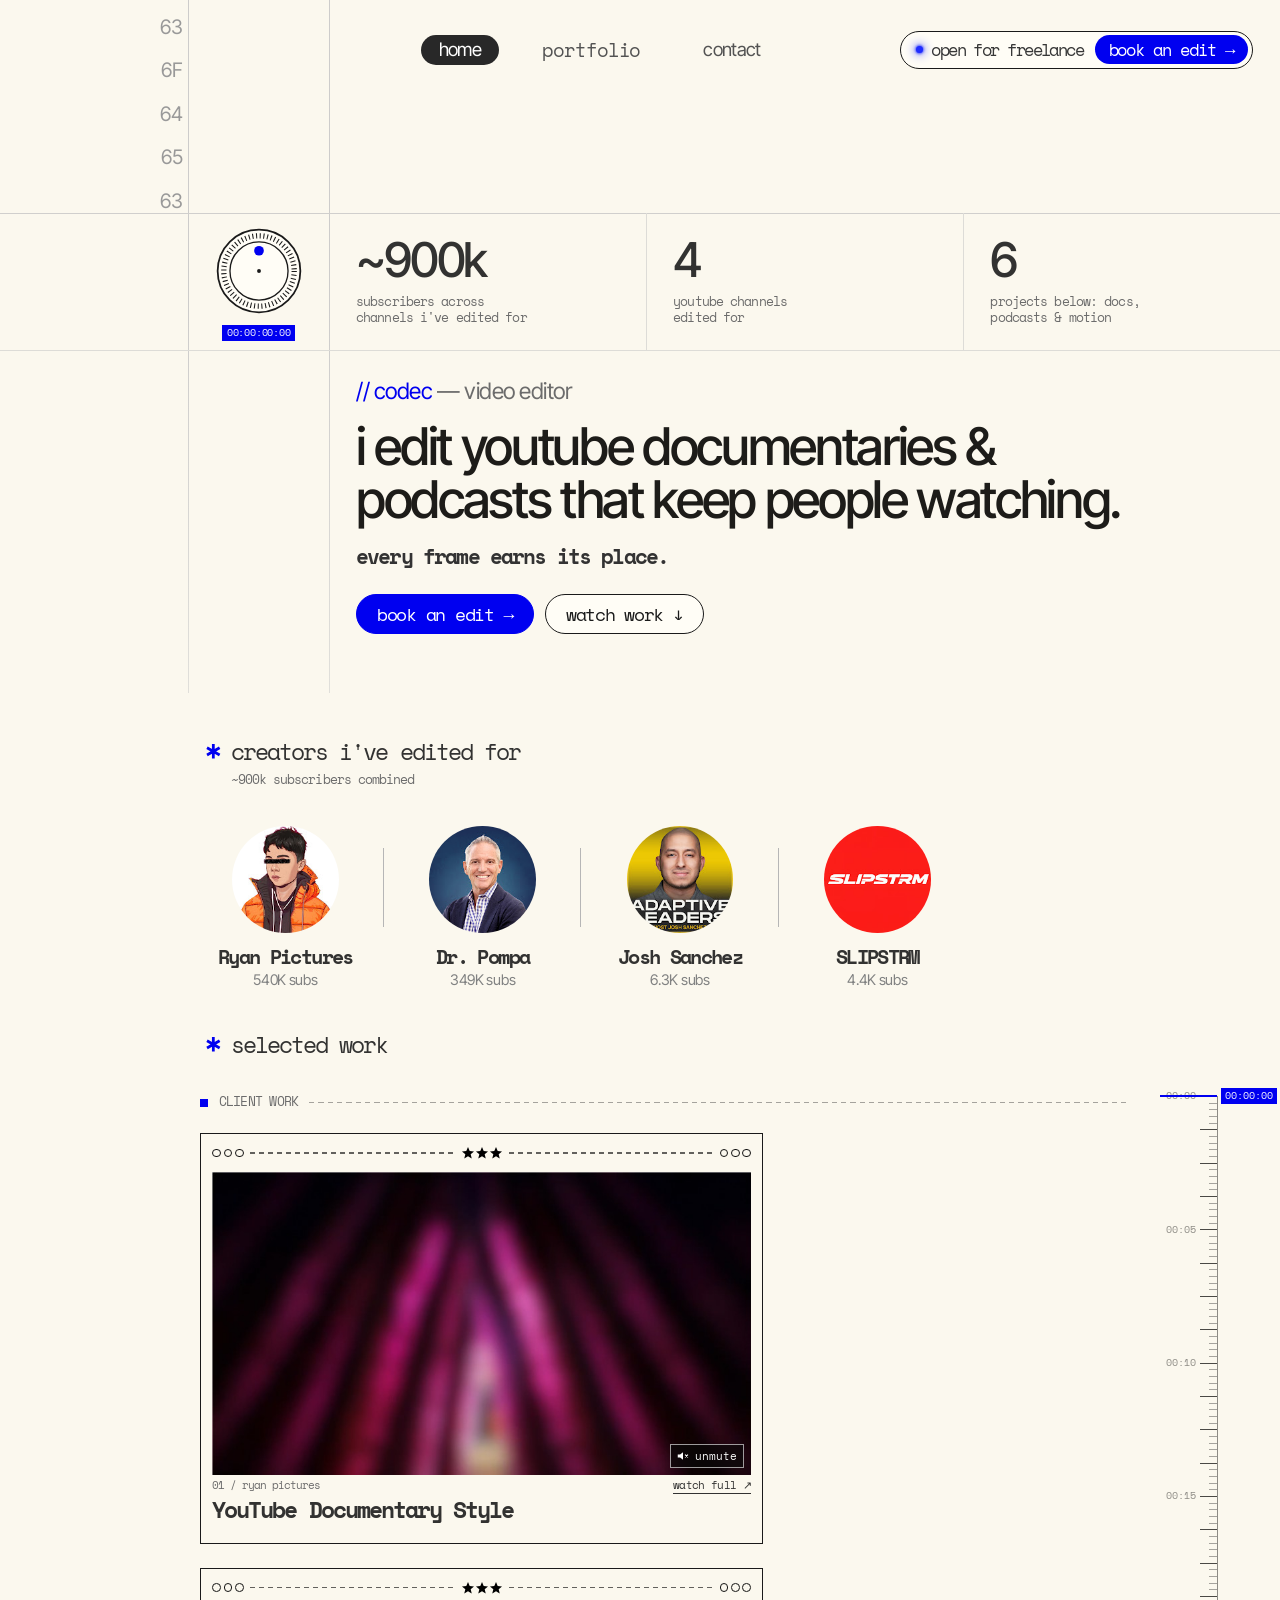
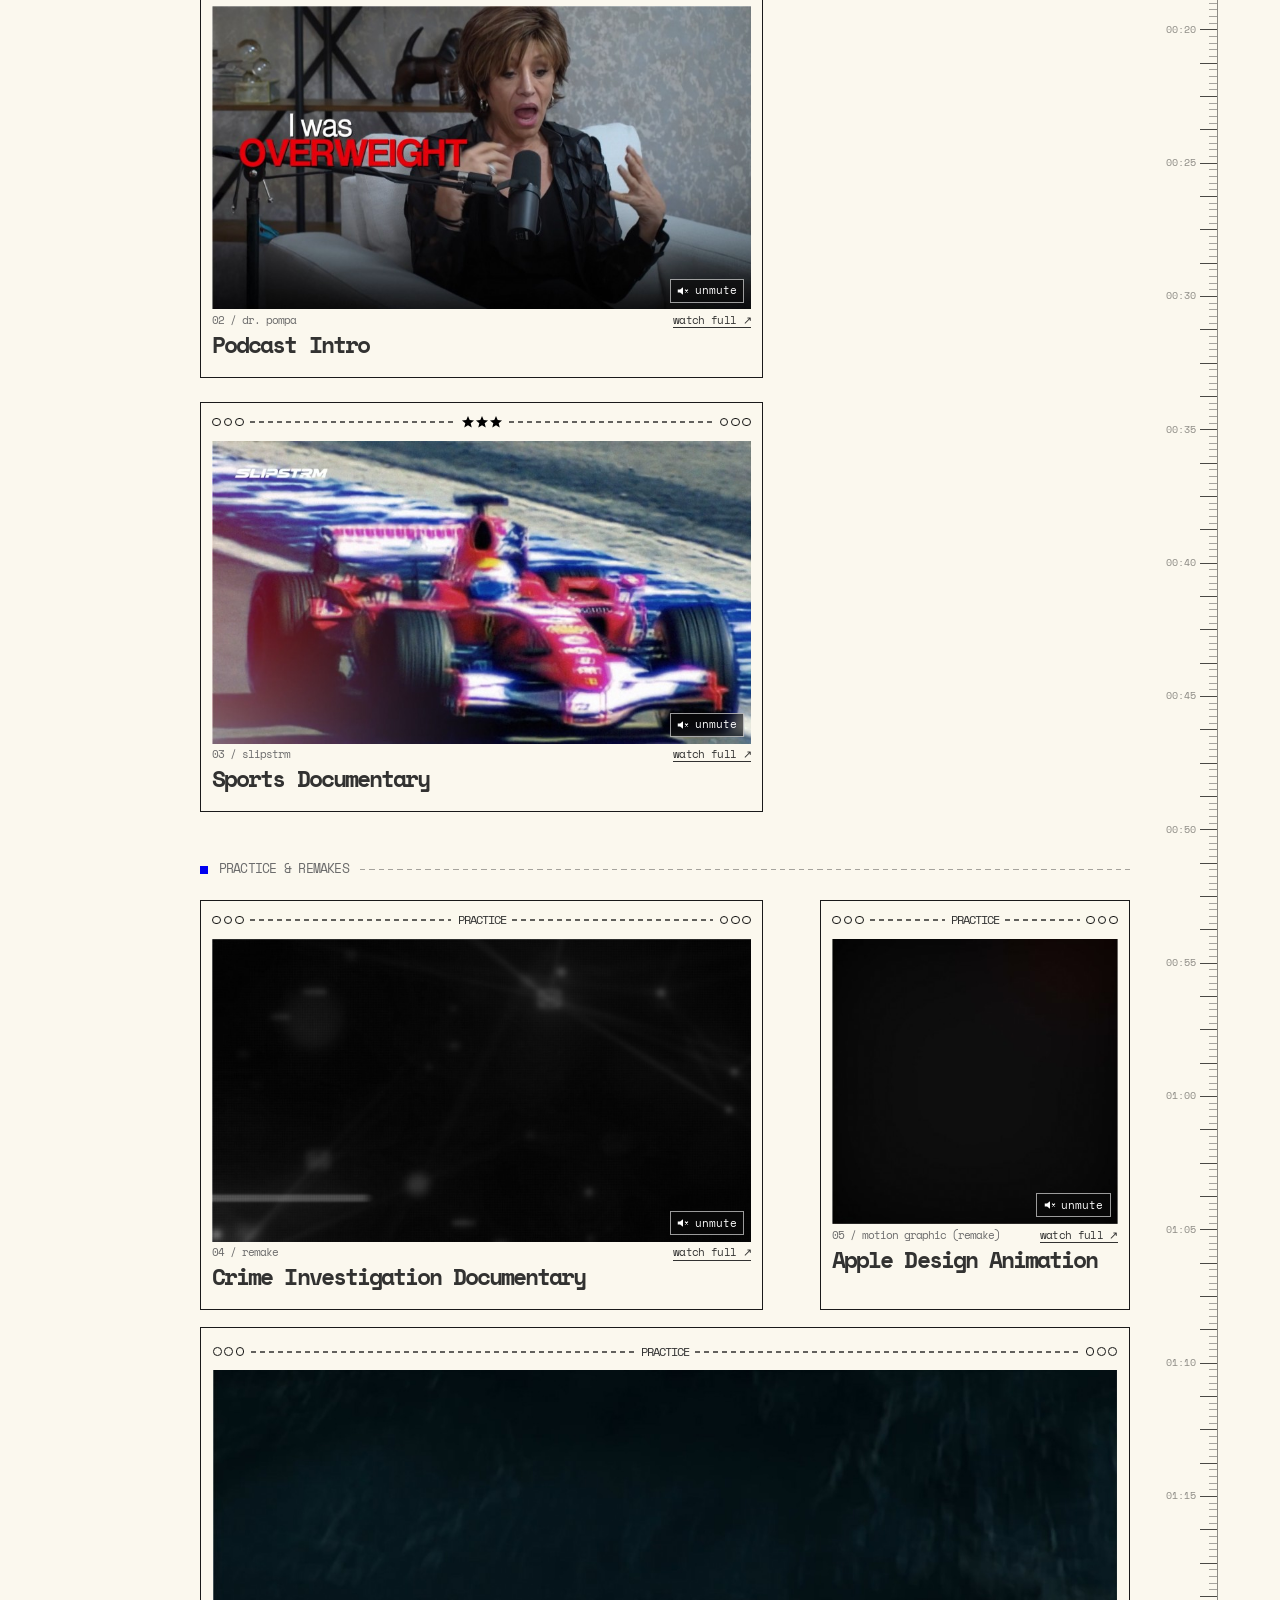
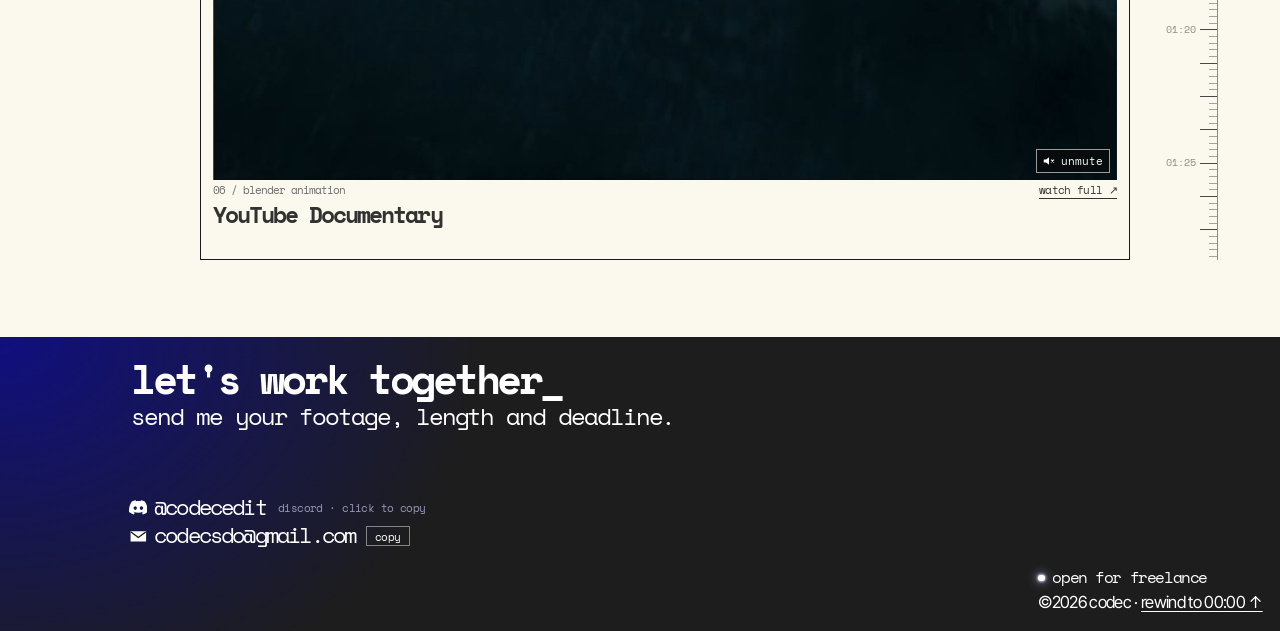
<file: codec-site/codec-site/index.html>
<!doctype html>
<html lang="en">
<head>
  <meta charset="utf-8">
  <meta name="viewport" content="width=device-width, initial-scale=1">
  <title>codec — video editor for YouTube documentaries &amp; podcasts</title>
  <meta name="description" content="codec is a freelance video editor for YouTube documentaries, podcasts and motion graphics. Edited for creators with ~900k combined subscribers.">
  <meta name="theme-color" content="#FBF8EE">
  <link rel="canonical" href="https://codecedit.github.io/codec-portfolio/codec-site/">
  <meta property="og:type" content="website">
  <meta property="og:url" content="https://codecedit.github.io/codec-portfolio/codec-site/">
  <meta property="og:title" content="codec — video editor">
  <meta property="og:description" content="i edit youtube documentaries &amp; podcasts that keep people watching. open for freelance.">
  <meta property="og:image" content="https://codecedit.github.io/codec-portfolio/codec-site/assets/og.jpg">
  <meta property="og:image:width" content="1200">
  <meta property="og:image:height" content="630">
  <meta property="og:image:alt" content="codec — video editor. i edit youtube documentaries and podcasts that keep people watching.">
  <meta name="twitter:card" content="summary_large_image">
  <link rel="icon" type="image/svg+xml" href="assets/favicon.svg">
  <link rel="stylesheet" href="style.css">
</head>
<body>

<!-- icon sprite -->
<svg width="0" height="0" style="position:absolute" aria-hidden="true" focusable="false">
  <defs>
    <symbol id="i-star5" viewBox="0 0 24 24"><polygon points="12 1.8 14.9 8.7 22.3 9.3 16.6 14.1 18.4 21.4 12 17.5 5.6 21.4 7.4 14.1 1.7 9.3 9.1 8.7" fill="currentColor"/></symbol>
    <symbol id="i-asterisk" viewBox="0 0 24 24"><path d="M12 1.5v21M2.9 6.75l18.2 10.5M2.9 17.25L21.1 6.75" fill="none" stroke="currentColor" stroke-width="4"/></symbol>
    <symbol id="i-discord" viewBox="0 2 24 20"><path fill="currentColor" d="M20.317 4.3698a19.7913 19.7913 0 00-4.8851-1.5152.0741.0741 0 00-.0785.0371c-.211.3753-.4447.8648-.6083 1.2495-1.8447-.2762-3.68-.2762-5.4868 0-.1636-.3933-.4058-.8742-.6177-1.2495a.077.077 0 00-.0785-.037 19.7363 19.7363 0 00-4.8852 1.515.0699.0699 0 00-.0321.0277C.5334 9.0458-.319 13.5799.0992 18.0578a.0824.0824 0 00.0312.0561c2.0528 1.5076 4.0413 2.4228 5.9929 3.0294a.0777.0777 0 00.0842-.0276c.4616-.6304.8731-1.2952 1.226-1.9942a.076.076 0 00-.0416-.1057c-.6528-.2476-1.2743-.5495-1.8722-.8923a.077.077 0 01-.0076-.1277c.1258-.0943.2517-.1923.3718-.2914a.0743.0743 0 01.0776-.0105c3.9278 1.7933 8.18 1.7933 12.0614 0a.0739.0739 0 01.0785.0095c.1202.099.246.1981.3728.2924a.077.077 0 01-.0066.1276 12.2986 12.2986 0 01-1.873.8914.0766.0766 0 00-.0407.1067c.3604.698.7719 1.3628 1.225 1.9932a.076.076 0 00.0842.0286c1.961-.6067 3.9495-1.5219 6.0023-3.0294a.077.077 0 00.0313-.0552c.5004-5.177-.8382-9.6739-3.5485-13.6604a.061.061 0 00-.0312-.0286zM8.02 15.3312c-1.1825 0-2.1569-1.0857-2.1569-2.419 0-1.3332.9555-2.4189 2.157-2.4189 1.2108 0 2.1757 1.0952 2.1568 2.419 0 1.3332-.9555 2.4189-2.1569 2.4189zm7.9748 0c-1.1825 0-2.1569-1.0857-2.1569-2.419 0-1.3332.9554-2.4189 2.1569-2.4189 1.2108 0 2.1757 1.0952 2.1568 2.419 0 1.3332-.946 2.4189-2.1568 2.4189Z"/></symbol>
    <symbol id="i-mail" viewBox="0 0 24 24"><path d="M2 5.5h20v13H2z" fill="currentColor"/><path d="M2.5 6.4l9.5 7.1 9.5-7.1" fill="none" stroke="var(--foot-bg, #1d1d1d)" stroke-width="1.8"/></symbol>
    <symbol id="i-snd-off" viewBox="0 0 24 24"><path d="M3 9.5v5h4l5 4v-13l-5 4z" fill="currentColor"/><path d="M15.5 9.5l5 5M20.5 9.5l-5 5" fill="none" stroke="currentColor" stroke-width="1.8"/></symbol>
    <symbol id="i-snd-on" viewBox="0 0 24 24"><path d="M3 9.5v5h4l5 4v-13l-5 4z" fill="currentColor"/><path d="M15.5 9a4.5 4.5 0 010 6M18.2 6.5a8 8 0 010 11" fill="none" stroke="currentColor" stroke-width="1.8"/></symbol>
  </defs>
</svg>

<div class="page">

  <!-- ============ HERO ============ -->
  <header class="hero" id="top">
    <div class="gutter" aria-hidden="true"><span>63</span><span>6F</span><span>64</span><span>65</span><span>63</span></div>
    <div class="vline a" aria-hidden="true"></div>
    <div class="vline b" aria-hidden="true"></div>
    <div class="hline a" aria-hidden="true"></div>
    <div class="hline b" aria-hidden="true"></div>

    <nav class="nav" aria-label="Main">
      <a href="#top" class="is-active sans" data-spy="top">home</a>
      <a href="#work" class="mono" data-spy="work">portfolio</a>
      <a href="#contact" class="sans" data-spy="contact">contact</a>
    </nav>

    <a class="avail mail-link" href="mailto:codecsdo@gmail.com?subject=Editing%20inquiry&amp;body=Hi%20codec%2C%0D%0A%0D%0AI%27d%20like%20a%20video%20edited.%0D%0A%0D%0AVideo%20type%3A%0D%0ALength%3A%0D%0ADeadline%3A%0D%0ALinks%3A%0D%0A">
      <i class="dot" aria-hidden="true"></i>open for freelance<span class="avail-cta">book an edit&nbsp;→</span>
    </a>

    <!-- Jog wheel: drag it to spin it; the timecode under it scrubs along. -->
    <div class="jog-cell" id="jog-cell" role="img" aria-label="Editing jog wheel. Drag it to spin it.">
      <svg class="jog" id="jog" viewBox="0 0 100 100" aria-hidden="true">
        <circle cx="50" cy="50" r="47" fill="#fffdf6" stroke="#1a1a1a" stroke-width="2"/>
        <circle cx="50" cy="50" r="40" fill="none" stroke="#1a1a1a" stroke-width="6" stroke-dasharray="1.2 3"/>
        <circle cx="50" cy="50" r="33" fill="#fffdf6" stroke="#1a1a1a" stroke-width="1.5"/>
        <circle cx="50" cy="27" r="5.5" fill="#0000F0"/>
        <circle cx="50" cy="50" r="2.2" fill="#1a1a1a"/>
      </svg>
      <span class="jog-tc" id="jog-tc" aria-hidden="true">00:00:00:00</span>
    </div>

    <ul class="stats" aria-label="At a glance">
      <li><b>~900k</b><span>subscribers across <br>channels i've edited for</span></li>
      <li><b>4</b><span>youtube channels <br>edited for</span></li>
      <li><b>6</b><span>projects below: docs, <br>podcasts &amp; motion</span></li>
    </ul>

    <div class="hero-copy">
      <p class="wordmark">// codec <span>— video editor</span></p>
    <h1 class="headline">i edit youtube documentaries &amp; podcasts that keep people watching.</h1>
    <p class="tagline">every frame earns its place.</p>
    <div class="hero-cta">
      <a class="btn btn-solid mail-link" href="mailto:codecsdo@gmail.com?subject=Editing%20inquiry&amp;body=Hi%20codec%2C%0D%0A%0D%0AI%27d%20like%20a%20video%20edited.%0D%0A%0D%0AVideo%20type%3A%0D%0ALength%3A%0D%0ADeadline%3A%0D%0ALinks%3A%0D%0A">book an edit →</a>
      <a class="btn" href="#work">watch work ↓</a>
      </div>
    </div>
  </header>

  <!-- ============ CREATORS ============ -->
  <section class="creators" id="creators" aria-labelledby="creators-h">
    <h2 class="sec-h" id="creators-h"><svg class="ast" aria-hidden="true"><use href="#i-asterisk"/></svg>creators i've edited for</h2>
    <p class="sec-note">~900k subscribers combined</p>
    <ul class="creator-list">
      <!-- Creator channel links: edit the href values below. -->
      <li><a class="creator" href="https://www.youtube.com/@ryan_pictures" target="_blank" rel="noopener">
        <img src="assets/avatars/ryan-pictures.png" alt="Ryan Pictures channel avatar" width="160" height="160">
        <span class="c-name">Ryan Pictures</span><span class="c-subs">540K subs</span></a></li>
      <li><a class="creator" href="https://www.youtube.com/@DrDanielPompa" target="_blank" rel="noopener">
        <img src="assets/avatars/dr-pompa.png" alt="Dr. Pompa channel avatar" width="160" height="160">
        <span class="c-name">Dr. Pompa</span><span class="c-subs">349K subs</span></a></li>
      <li><a class="creator" href="https://www.youtube.com/@AdaptiveLeadersPod" target="_blank" rel="noopener">
        <img src="assets/avatars/josh-sanchez.png" alt="Josh Sanchez channel avatar" width="160" height="160">
        <span class="c-name">Josh Sanchez</span><span class="c-subs">6.3K subs</span></a></li>
      <li><a class="creator" href="https://www.youtube.com/@slipstrmHQ" target="_blank" rel="noopener">
        <img src="assets/avatars/slipstrm.png" alt="SLIPSTRM channel avatar" width="160" height="160">
        <span class="c-name">SLIPSTRM</span><span class="c-subs">4.4K subs</span></a></li>
    </ul>
  </section>

  <!-- ============ WORK ============ -->
  <section class="work" id="work" aria-labelledby="work-h">
    <h2 class="sec-h" id="work-h"><svg class="ast" aria-hidden="true"><use href="#i-asterisk"/></svg>selected work</h2>

    <div class="stage">
      <div class="cards">

        <p class="group-label"><span>client work</span></p>

        <!-- Videos: set data-src to an MP4 in /videos, or data-yt to a YouTube video ID (use one, not both). -->
        <article class="card" data-src="" data-yt="7LSMnUnBcjU">
          <div class="bar" aria-hidden="true"><span class="rings"><i></i><i></i><i></i></span><span class="dash"></span><span class="stars"><svg><use href="#i-star5"/></svg><svg><use href="#i-star5"/></svg><svg><use href="#i-star5"/></svg></span><span class="dash"></span><span class="rings"><i></i><i></i><i></i></span></div>
          <div class="thumb"><img class="poster" src="assets/posters/01-youtube-documentary-style.jpg" alt="Thumbnail: YouTube documentary style edit for Ryan Pictures" width="809" height="454" loading="lazy"></div>
          <p class="meta"><span>01 / ryan pictures</span><a class="watch" href="https://youtu.be/7LSMnUnBcjU" target="_blank" rel="noopener">watch full ↗</a></p>
          <h3 class="title">YouTube Documentary Style</h3>
        </article>

        <article class="card" data-src="" data-yt="V7mkFGaBfVk">
          <div class="bar" aria-hidden="true"><span class="rings"><i></i><i></i><i></i></span><span class="dash"></span><span class="stars"><svg><use href="#i-star5"/></svg><svg><use href="#i-star5"/></svg><svg><use href="#i-star5"/></svg></span><span class="dash"></span><span class="rings"><i></i><i></i><i></i></span></div>
          <div class="thumb"><img class="poster" src="assets/posters/02-podcast-intro.jpg" alt="Thumbnail: podcast intro edit for Dr. Pompa" width="809" height="454" loading="lazy"></div>
          <p class="meta"><span>02 / dr. pompa</span><a class="watch" href="https://youtu.be/V7mkFGaBfVk" target="_blank" rel="noopener">watch full ↗</a></p>
          <h3 class="title">Podcast Intro</h3>
        </article>

        <article class="card" data-src="" data-yt="uxcJzzuYepM">
          <div class="bar" aria-hidden="true"><span class="rings"><i></i><i></i><i></i></span><span class="dash"></span><span class="stars"><svg><use href="#i-star5"/></svg><svg><use href="#i-star5"/></svg><svg><use href="#i-star5"/></svg></span><span class="dash"></span><span class="rings"><i></i><i></i><i></i></span></div>
          <div class="thumb"><img class="poster" src="assets/posters/03-sports-documentary.jpg" alt="Thumbnail: sports documentary edit for SLIPSTRM" width="809" height="454" loading="lazy"></div>
          <p class="meta"><span>03 / slipstrm</span><a class="watch" href="https://youtu.be/uxcJzzuYepM" target="_blank" rel="noopener">watch full ↗</a></p>
          <h3 class="title">Sports Documentary</h3>
        </article>

        <p class="group-label"><span>practice &amp; remakes</span></p>

        <article class="card practice" data-src="" data-yt="2CU3yfyRYUI">
          <div class="bar" aria-hidden="true"><span class="rings"><i></i><i></i><i></i></span><span class="dash"></span><span class="label">PRACTICE</span><span class="dash"></span><span class="rings"><i></i><i></i><i></i></span></div>
          <div class="thumb"><img class="poster" src="assets/posters/04-crime-investigation-documentary.jpg" alt="Thumbnail: crime investigation documentary remake" width="809" height="454" loading="lazy"></div>
          <p class="meta"><span>04 / remake</span><a class="watch" href="https://youtu.be/2CU3yfyRYUI" target="_blank" rel="noopener">watch full ↗</a></p>
          <h3 class="title">Crime Investigation Documentary</h3>
        </article>

        <article class="card practice side" data-src="" data-yt="PbgSnjQUufs">
          <div class="bar" aria-hidden="true"><span class="rings"><i></i><i></i><i></i></span><span class="dash"></span><span class="label">PRACTICE</span><span class="dash"></span><span class="rings"><i></i><i></i><i></i></span></div>
          <div class="thumb sq"><img class="poster" src="assets/posters/05-apple-design-animation.jpg" alt="Thumbnail: Apple design motion graphic remake" width="428" height="427" loading="lazy"></div>
          <p class="meta"><span>05 / motion graphic (remake)</span><a class="watch" href="https://youtu.be/PbgSnjQUufs" target="_blank" rel="noopener">watch full ↗</a></p>
          <h3 class="title">Apple Design Animation</h3>
        </article>

        <article class="card practice big" data-src="" data-yt="s3mTi24nPc0">
          <div class="bar" aria-hidden="true"><span class="rings"><i></i><i></i><i></i></span><span class="dash"></span><span class="label">PRACTICE</span><span class="dash"></span><span class="rings"><i></i><i></i><i></i></span></div>
          <div class="thumb wide"><img class="poster" src="assets/posters/06-youtube-documentary-blender.jpg" alt="Thumbnail: YouTube documentary with Blender animation" width="1356" height="614" loading="lazy"></div>
          <p class="meta"><span>06 / blender animation</span><a class="watch" href="https://youtu.be/s3mTi24nPc0" target="_blank" rel="noopener">watch full ↗</a></p>
          <h3 class="title">YouTube Documentary</h3>
        </article>

      </div>

      <!-- timecode ruler -->
      <aside class="ruler" aria-hidden="true" title="timeline">
        <div class="ruler-labels"></div>
        <div class="ticks short"></div>
        <div class="ticks long"></div>
        <div class="axis"></div>
        <div class="playhead"><span class="ph-line"></span><span class="ph-tag">00:00:00</span></div>
      </aside>
    </div>
  </section>

  <!-- ============ CONTACT ============ -->
  <footer class="foot" id="contact">
    <h2 class="foot-h">let's work together<span class="cursor" aria-hidden="true">_</span></h2>
    <p class="foot-sub">send me your footage, length and deadline.</p>

    <ul class="contact-list">
      <li>
        <button class="copy" type="button" data-copy="@codecedit" aria-label="Copy Discord handle @codecedit">
          <svg aria-hidden="true"><use href="#i-discord"/></svg><span class="copy-label">@codecedit</span><span class="via">discord · click to copy</span>
        </button>
      </li>
      <li>
        <a href="mailto:codecsdo@gmail.com?subject=Editing%20inquiry&amp;body=Hi%20codec%2C%0D%0A%0D%0AI%27d%20like%20a%20video%20edited.%0D%0A%0D%0AVideo%20type%3A%0D%0ALength%3A%0D%0ADeadline%3A%0D%0ALinks%3A%0D%0A">
          <svg aria-hidden="true"><use href="#i-mail"/></svg><span>codecsdo@gmail.com</span>
        </a>
        <button class="copy copy-mini" type="button" data-copy="codecsdo@gmail.com" aria-label="Copy email address"><span class="copy-label" data-idle="copy">copy</span></button>
      </li>
    </ul>

    <div class="foot-meta">
      <a class="mail-link" href="mailto:codecsdo@gmail.com?subject=Editing%20inquiry&amp;body=Hi%20codec%2C%0D%0A%0D%0AI%27d%20like%20a%20video%20edited.%0D%0A%0D%0AVideo%20type%3A%0D%0ALength%3A%0D%0ADeadline%3A%0D%0ALinks%3A%0D%0A"><i class="dot" aria-hidden="true"></i>open for freelance</a>
      <p>&copy;2026 codec · <a class="to-top" href="#top">rewind to 00:00 ↑</a></p>
    </div>
  </footer>

</div>

<script src="script.js"></script>
</body>
</html>
</file>
<file: codec-site/codec-site/style.css>
/* ------------------------------------------------------------
   codec portfolio
   Layout is drawn on a 1920px-wide canvas and scales with the
   viewport: 1rem = 10 design pixels at 1920 wide.
   Below 960px a separate phone layout takes over.
------------------------------------------------------------- */

@font-face{font-family:"Space Mono";src:url("fonts/space-mono-400.woff2") format("woff2");font-weight:400;font-style:normal;font-display:swap}
@font-face{font-family:"Space Mono";src:url("fonts/space-mono-700.woff2") format("woff2");font-weight:700;font-style:normal;font-display:swap}
@font-face{font-family:"Inter Tight";src:url("fonts/inter-tight-400.woff2") format("woff2");font-weight:400;font-style:normal;font-display:swap}
@font-face{font-family:"Inter Tight";src:url("fonts/inter-tight-500.woff2") format("woff2");font-weight:500;font-style:normal;font-display:swap}

:root{
  --bg:#FBF8EE;
  --blue:#0000F0;
  --ink:#323231;
  --ink-soft:#6c6c6c;
  --gray:#999999;
  --line:#d0cfcd;
  --foot-bg:#1d1d1d;
  --mono:"Space Mono",ui-monospace,SFMono-Regular,Menlo,Consolas,monospace;
  --sans:"Inter Tight","Helvetica Neue",Helvetica,Arial,sans-serif;
}

*,*::before,*::after{box-sizing:border-box;margin:0;padding:0}
html{font-size:min(calc(100vw / 192), 12.5px);scroll-behavior:smooth;-webkit-text-size-adjust:100%}
body{background:var(--bg);color:var(--ink);font-family:var(--mono);overflow-x:hidden;-webkit-font-smoothing:antialiased}
img,svg,video{display:block;max-width:100%}
a{color:inherit;text-decoration:none}
ul{list-style:none}
button{font:inherit;color:inherit;background:none;border:0;cursor:pointer}
.mono{font-family:var(--mono)}
.sans{font-family:var(--sans)}
:focus-visible{outline:2px solid var(--blue);outline-offset:3px}

@media (prefers-reduced-motion:reduce){html{scroll-behavior:auto}}

.page{position:relative;width:100%;max-width:192rem;margin:0 auto}

/* ============ HERO ============ */
.hero{position:relative;height:104rem}

.hline{position:absolute;left:0;right:0;height:1px;background:var(--line)}
.hline.a{top:31.9rem}
.hline.b{top:52.5rem;background:#dddcd7}
.vline{position:absolute;top:0;height:104rem;width:1px;background:linear-gradient(#cdcccb 0,#cdcccb 45%,#e0dfda 100%)}
.vline.a{left:28.2rem}
.vline.b{left:49.4rem}

.gutter{position:absolute;left:0;top:.84rem;width:27.3rem;text-align:right;font:400 3rem/6.525rem var(--sans);letter-spacing:-.03em;color:var(--gray)}
.gutter span{display:block;height:6.525rem}

.nav a{position:absolute;top:5.2rem;height:4.5rem;padding:0 2.7rem;border-radius:999px;font-size:2.8rem;letter-spacing:-.035em;line-height:4.5rem;color:#535353;transition:color .2s ease,background-color .2s ease}
.nav a.mono{font-size:2.9rem;letter-spacing:-.055em}
.nav a:nth-child(1){left:63.1rem}
.nav a:nth-child(2){left:78.6rem}
.nav a:nth-child(3){left:102.8rem}
.nav a:hover{color:#111}
.nav a.is-active{background:#282828;color:#fff}

.avail{position:absolute;right:4rem;top:4.6rem;height:5.7rem;display:flex;align-items:center;gap:0;padding:0 .7rem 0 2.2rem;border:1px solid #1a1a1a;border-radius:999px;font:400 2.6rem/1 var(--mono);letter-spacing:-.09em;color:#373737;background:#fffdf6;transition:background-color .2s ease,color .2s ease}
.avail-cta{margin-left:1.8rem;height:4.3rem;display:inline-flex;align-items:center;padding:0 2rem;border-radius:999px;background:var(--blue);color:#fff;letter-spacing:-.06em}
.avail .dot,.foot-meta .dot{display:inline-block;width:1.1rem;height:1.1rem;border-radius:50%;background:var(--blue);margin-right:1.2rem;flex:none}
.avail:hover .avail-cta{background:#1a1a1a}

/* "on air" light: a soft glow that pulses, with the odd irregular flicker */
.avail .dot{position:relative;background:#1f2cff;
  box-shadow:0 0 .4rem .1rem rgba(31,44,255,.9),0 0 1.4rem .4rem rgba(31,44,255,.45);
  animation:onair-glow 2.4s ease-in-out infinite,onair-flicker 5.3s linear infinite}
.foot-meta .dot{box-shadow:0 0 .4rem .1rem rgba(255,255,255,.85),0 0 1.4rem .4rem rgba(170,180,255,.45);
  animation:onair-glow 2.4s ease-in-out infinite,onair-flicker 6.1s linear infinite .8s}
@keyframes onair-glow{
  0%,100%{filter:brightness(1)}
  50%{filter:brightness(1.35);box-shadow:0 0 .6rem .2rem rgba(31,44,255,1),0 0 2.4rem .8rem rgba(31,44,255,.55)}
}
.foot-meta .dot{animation-name:onair-glow-w,onair-flicker}
@keyframes onair-glow-w{
  0%,100%{filter:brightness(1)}
  50%{box-shadow:0 0 .6rem .2rem rgba(255,255,255,1),0 0 2.4rem .8rem rgba(170,180,255,.6)}
}
@keyframes onair-flicker{
  0%,61%,64%,67%,71%,100%{opacity:1}
  62%{opacity:.25}
  63%{opacity:.9}
  65%{opacity:.15}
  66%{opacity:.8}
  69%{opacity:.4}
  88%{opacity:1}
  89%{opacity:.35}
  90%{opacity:1}
}
@media (prefers-reduced-motion:reduce){.avail .dot,.foot-meta .dot{animation:none}}

.jog-cell{position:absolute;left:28.2rem;top:32rem;width:21.2rem;height:20.5rem;display:grid;place-items:center;grid-template-rows:1fr auto;padding:1.6rem 0 1.4rem;cursor:grab;touch-action:none;user-select:none;-webkit-user-select:none}
.jog-cell.is-dragging{cursor:grabbing}
.jog{width:13.2rem;height:13.2rem;will-change:transform;transition:scale .25s ease}
.jog-cell:hover .jog{scale:1.05}
.jog-tc{margin-top:1rem;padding:.4rem .7rem;background:var(--blue);color:#fff;font:400 max(1.35rem,10px)/1 var(--mono);letter-spacing:-.02em}

/* at-a-glance strip in the empty middle row of the hero grid */
.stats{position:absolute;left:49.4rem;right:0;top:31.9rem;height:20.6rem;display:flex}
.stats li{flex:1;display:flex;flex-direction:column;justify-content:center;padding:0 4rem;border-right:1px solid #dddcd7}
.stats li:last-child{border-right:0}
.stats b{font:500 7.2rem/1 var(--sans);letter-spacing:-.045em;color:var(--ink)}
.stats span{margin-top:1.4rem;font:400 max(1.9rem,11px)/1.3 var(--mono);letter-spacing:-.07em;color:var(--ink-soft)}

.hero-copy{position:absolute;left:53.4rem;top:57rem;right:8rem}
.wordmark{font:400 3.4rem/1 var(--sans);color:var(--blue);letter-spacing:-.02em}
.wordmark span{color:var(--ink-soft)}
.headline{margin-top:2.6rem;max-width:122rem;font:500 7.8rem/1.02 var(--sans);letter-spacing:-.045em;color:#1d1c19;text-wrap:balance}
.tagline{margin-top:3rem;font:700 3.15rem/1 var(--mono);letter-spacing:-.088em;color:#333}

.hero-cta{margin-top:4rem;display:flex;gap:1.6rem}
.btn{display:inline-flex;align-items:center;height:6rem;padding:0 3rem;border:1px solid #1a1a1a;border-radius:999px;font:400 2.7rem/1 var(--mono);letter-spacing:-.07em;color:#1a1a1a;background:#fffdf6;transition:transform .2s ease,box-shadow .2s ease,background-color .2s ease}
.btn-solid{background:var(--blue);border-color:var(--blue);color:#fff}
@media (hover:hover){.btn:hover{transform:translate(-.3rem,-.3rem);box-shadow:.6rem .6rem 0 #1a1a1a}}

/* ============ SECTION HEADINGS ============ */
.sec-h{display:flex;align-items:center;gap:1.4rem;margin-left:30.7rem;font:400 3.5rem/1 var(--mono);letter-spacing:-.083em;color:var(--ink)}
.sec-h .ast{width:2.5rem;height:2.5rem;color:var(--blue);flex:none}
.sec-note{margin:1.4rem 0 0 34.6rem;font:400 max(2rem,11px)/1 var(--mono);letter-spacing:-.07em;color:var(--ink-soft)}

/* ============ CREATORS ============ */
.creators{padding-top:7rem}
.creator-list{display:flex;margin:6rem 0 0 28rem}
.creator-list li{position:relative;width:29.6rem}
.creator-list li:not(:last-child)::after{content:"";position:absolute;right:0;top:3.3rem;width:1px;height:11.8rem;background:#b6b6b6}
.creator{display:flex;flex-direction:column;align-items:center;text-align:center}
.creator img{width:16rem;height:16rem;border-radius:50%;object-fit:cover;transition:transform .3s ease}
.c-name{margin-top:2.2rem;font:700 2.93rem/1 var(--mono);letter-spacing:-.084em;color:var(--ink)}
.c-subs{margin-top:1rem;font:400 max(2.2rem,12px)/1 var(--sans);letter-spacing:-.02em;color:#818282}
.creator:hover img{transform:scale(1.05)}
.creator:hover .c-name{text-decoration:underline;text-underline-offset:.5rem;text-decoration-thickness:1px}

/* ============ WORK ============ */
.work{margin-top:6.75rem}
.stage{position:relative;margin-top:6rem}
.cards{margin-left:30rem;width:139.5rem;display:grid;grid-template-columns:84.5rem 8.5rem 46.5rem;row-gap:3.65rem;align-items:start}
.group-label{grid-column:1 / -1;display:flex;align-items:center;gap:1.6rem;font:400 max(1.9rem,11px)/1 var(--mono);letter-spacing:-.06em;text-transform:uppercase;color:var(--ink-soft)}
.group-label::before{content:"";width:1.2rem;height:1.2rem;background:var(--blue);flex:none}
.group-label::after{content:"";flex:1;height:1px;background:repeating-linear-gradient(90deg,#a5a39d 0 .8rem,transparent .8rem 1.4rem)}
.group-label:not(:first-child){margin-top:4rem}
.card{position:relative;grid-column:1;background:var(--bg);border:1px solid #1a1a1a;padding:2.1rem 1.7rem 2.9rem;transition:transform .25s ease,box-shadow .25s ease}
.card.practice:not(.big):not(.side){align-self:stretch}
.card.side{grid-column:3;align-self:stretch}
.card.big{grid-column:1 / -1;margin-top:-1.1rem;padding:2.8rem 1.8rem 4.6rem}
@media (hover:hover){
  .card:hover{transform:translate(-.4rem,-.4rem);box-shadow:.8rem .8rem 0 #1a1a1a}
}

.bar{display:flex;align-items:center;gap:1rem;height:1.4rem;margin-bottom:2.1rem}
.rings{display:flex;gap:.4rem;flex:none}
.rings i{width:1.3rem;height:1.3rem;border-radius:50%;border:max(1px,.14rem) solid #131312}
.dash{flex:1;height:max(1.5px,.15rem);background:repeating-linear-gradient(90deg,#62615d 0 .8rem,transparent .8rem 1.35rem)}
.stars{display:flex;gap:0;flex:none;color:#000}
.stars svg{width:2.1rem;height:2.1rem;margin:-.15rem 0}
.label{flex:none;font:400 max(1.75rem,10px)/1 var(--mono);letter-spacing:-.09em;color:#333}

.thumb{position:relative;aspect-ratio:16/9;background:#050505;overflow:hidden}
.thumb.sq{aspect-ratio:1/1}
.thumb.wide{aspect-ratio:1356/614}
.poster,.vid,.yt{position:absolute;inset:0;width:100%;height:100%;border:0}
.poster,.vid{object-fit:cover}
.vid{opacity:0;transition:opacity .5s ease}
.vid.is-on{opacity:1}
/* The iframe is taller than the frame it sits in. The video stays fully visible,
   while YouTube's title bar and logo (drawn at the player's edges) land in the cropped area. */
.yt{pointer-events:none;opacity:0;transition:opacity .35s ease;top:-70px;bottom:auto;height:calc(100% + 140px)}
.yt.is-on{opacity:1;transition-delay:.7s}

.snd{position:absolute;right:1rem;bottom:1rem;z-index:2;display:flex;align-items:center;gap:.7rem;padding:.6rem 1rem .6rem .8rem;
  border:1px solid rgba(255,255,255,.6);background:rgba(10,10,10,.62);color:#fff;font:400 max(1.3rem,11px)/1 var(--mono);
  backdrop-filter:blur(4px);-webkit-backdrop-filter:blur(4px);transition:background-color .2s ease,border-color .2s ease}
.snd svg{width:max(1.7rem,14px);height:max(1.7rem,14px)}
.snd:hover,.snd[data-state="on"]{background:var(--blue);border-color:var(--blue)}
.snd[data-state="off"] .on,.snd[data-state="on"] .off{display:none}

.meta{display:flex;justify-content:space-between;gap:2rem;margin-top:.7rem;font:400 max(1.5rem,11px)/1.2 var(--mono);letter-spacing:-.093em;color:var(--ink-soft)}
.watch{letter-spacing:-.06em;color:var(--ink);border-bottom:1px solid currentColor;white-space:nowrap}
.watch:hover{color:var(--blue)}
.title{margin-top:.7rem;font:700 3.4rem/1.1 var(--mono);letter-spacing:-.087em;color:var(--ink)}

/* ---------- timecode ruler ---------- */
.ruler{position:absolute;top:0;bottom:0;left:min(171rem,calc(100% - 125px));width:max(20rem,125px);cursor:pointer;user-select:none;-webkit-user-select:none}
.axis{position:absolute;left:11.5rem;top:0;bottom:0;width:1px;background:#8d8b85}
.ticks{position:absolute;top:0;bottom:0}
.ticks.short{left:10.4rem;width:1.1rem;background:repeating-linear-gradient(to bottom,#a5a39d 0 1px,transparent 1px 1rem)}
.ticks.long{left:9rem;width:2.5rem;background:repeating-linear-gradient(to bottom,#4a4945 0 1px,transparent 1px 5rem)}
.ruler-labels{position:absolute;left:0;top:0;bottom:0;width:8.4rem}
.ruler-labels span{position:absolute;right:0;transform:translateY(-50%);font:400 max(1.3rem,10px)/1 var(--mono);color:#8d8b85}
.playhead{position:absolute;left:0;right:0;top:0;height:0;will-change:transform;pointer-events:none}
.ph-line{position:absolute;left:3rem;width:8.5rem;top:-1px;height:2px;background:var(--blue)}
.ph-tag{position:absolute;left:12.1rem;top:0;transform:translateY(-50%);padding:.45rem .6rem;background:var(--blue);color:#fff;font:400 max(1.2rem,10px)/1 var(--mono);white-space:nowrap}

/* ============ FOOTER ============ */
.foot{position:relative;margin-top:11.6rem;height:44rem;color:#fff;
  background:radial-gradient(ellipse 38% 130% at 0% 0%,#100f80 0,var(--foot-bg) 100%),var(--foot-bg)}
.foot-h{position:absolute;left:19.7rem;top:3.1rem;font:700 6.2rem/1 var(--mono);letter-spacing:-.084em}
.cursor{animation:blink 1.1s steps(1) infinite}
@keyframes blink{50%{opacity:0}}
.foot-sub{position:absolute;left:19.7rem;top:10.1rem;font:400 3.57rem/1 var(--mono);letter-spacing:-.087em}
.contact-list{position:absolute;left:19.3rem;top:23.4rem}
.contact-list li{min-height:4.3rem;display:flex;align-items:center;gap:1.6rem}
.contact-list a,.contact-list .copy{display:flex;align-items:center;gap:1rem;height:4.3rem;font:400 3.28rem/1 var(--mono);letter-spacing:-.083em;color:#fff;text-align:left}
.contact-list svg{width:2.8rem;height:2.8rem;flex:none}
.via{font:400 max(1.7rem,11px)/1 var(--mono);letter-spacing:-.05em;color:#9a9ab8;margin-left:.8rem}
.contact-list .copy-mini{height:auto;padding:.5rem 1.2rem;border:1px solid rgba(255,255,255,.45);font-size:max(1.7rem,11px);letter-spacing:-.05em}
.contact-list .copy-mini:hover{background:#fff;color:#1d1d1d}
.contact-list .copy-mini:hover .copy-label{text-decoration:none}
.contact-list a:hover span,.contact-list .copy:hover .copy-label{text-decoration:underline;text-underline-offset:.5rem;text-decoration-thickness:1px}

.foot-meta{position:absolute;right:2.6rem;bottom:3rem;text-align:left}
.foot-meta .mail-link{display:inline-flex;align-items:center;font:400 2.34rem/1 var(--mono);letter-spacing:-.09em;color:#fff}
.foot-meta .dot{width:1rem;height:1rem;background:#fff;margin-right:1.1rem}
.foot-meta .mail-link:hover{text-decoration:underline;text-underline-offset:.5rem}
.to-top{text-decoration:underline;text-underline-offset:.4rem;text-decoration-thickness:1px}
.to-top:hover{color:#b7b7ff}
.foot-meta p{margin-top:1.2rem;font:400 2.5rem/1 var(--sans);letter-spacing:-.04em}

/* ============ PHONE LAYOUT ============ */
@media (max-width:960px){
  html{font-size:10px}
  .page{max-width:none}

  .hero{height:auto;padding:28.6rem 1.6rem 4rem}
  .gutter{display:none}
  .hline.a{top:11rem}
  .hline.b{top:27rem}
  .vline{height:27rem}
  .vline.a{left:1.6rem}
  .vline.b{left:15.6rem}

  .nav{position:absolute;top:1.4rem;left:.6rem;display:flex;gap:.2rem}
  .nav a{position:static;height:3.4rem;padding:0 1.3rem;font-size:1.5rem;line-height:3.4rem}
  .nav a.mono{font-size:1.5rem;letter-spacing:-.04em}
  .avail .dot{width:.8rem;height:.8rem;margin-right:.8rem}

  .avail{left:1.6rem;right:auto;top:6rem;height:3.2rem;padding:0 .3rem 0 1.1rem;font-size:1.3rem}
  .avail-cta{height:2.5rem;margin-left:1rem;padding:0 1rem}
  .jog-cell{left:1.6rem;top:11rem;width:14rem;height:16rem;padding:1.2rem 0 1rem}
  .jog{width:9rem;height:9rem}
  .jog-tc{font-size:1rem}
  .stats{left:15.6rem;top:11rem;height:16rem;flex-direction:column;justify-content:center;gap:1.1rem;padding-left:1.6rem}
  .stats li{flex:none;padding:0;border:0;flex-direction:row;align-items:baseline;gap:.8rem}
  .stats b{font-size:2.2rem;min-width:5.6rem}
  .stats span{margin-top:0;font-size:1.1rem}
  .stats span br{display:none}

  .hero-copy{position:static}
  .wordmark{font-size:1.8rem}
  .headline{margin-top:1.2rem;font-size:3.4rem;line-height:1.05}
  .tagline{margin-top:1.6rem;font-size:1.5rem}
  .hero-cta{margin-top:2.2rem;gap:1rem;flex-wrap:wrap}
  .btn{height:4.4rem;padding:0 1.8rem;font-size:1.5rem}

  .sec-h{margin-left:1.6rem;gap:1rem;font-size:1.8rem}
  .sec-h .ast{width:1.4rem;height:1.4rem}
  .sec-note{margin:1rem 0 0 4rem;font-size:1.2rem}

  .creators{padding-top:0}
  .creator-list{display:grid;grid-template-columns:1fr 1fr;gap:3.2rem 0;margin:3rem 1.2rem 0}
  .creator-list li{width:auto}
  .creator-list li:not(:last-child)::after{display:none}
  .creator img{width:9.6rem;height:9.6rem}
  .c-name{margin-top:1.2rem;font-size:1.5rem}
  .c-subs{margin-top:.6rem;font-size:1.3rem}

  .work{margin-top:5.6rem}
  .stage{margin-top:2.4rem}
  .cards{margin:0 1.2rem;width:auto;display:flex;flex-direction:column;align-items:stretch;gap:2rem}
  .card,.card.big{padding:1.4rem 1.2rem 1.8rem;margin-top:0}
  .group-label{font-size:1.2rem;gap:1rem}
  .group-label::before{width:.8rem;height:.8rem}
  .group-label:not(:first-child){margin-top:1.6rem}
  .meta{font-size:1.1rem}
  .bar{height:1.1rem;margin-bottom:1.4rem;gap:.7rem}
  .rings i{width:1rem;height:1rem}
  .stars svg{width:1.4rem;height:1.4rem}
  .label{font-size:1.1rem}
  .thumb.sq,.thumb.wide{aspect-ratio:16/9}
  .meta{margin-top:.9rem}
  .title{margin-top:.8rem;font-size:1.9rem}
  .ruler{display:none}

  .foot{height:auto;margin-top:6rem;padding:4rem 2rem 3.2rem}
  .foot-h,.foot-sub,.contact-list,.foot-meta{position:static}
  .foot-h{font-size:3.4rem}
  .foot-sub{margin-top:1.4rem;font-size:1.7rem}
  .contact-list{margin-top:3.6rem}
  .contact-list li{min-height:4rem;flex-wrap:wrap;gap:.4rem 1rem}
  .via{font-size:1.2rem}
  .contact-list .copy-mini{font-size:1.2rem}
  .contact-list a,.contact-list .copy{height:4rem;font-size:1.8rem;gap:.9rem}
  .contact-list svg{width:2.2rem;height:2.2rem}
  .foot-meta{margin-top:3.6rem;text-align:left}
  .foot-meta .mail-link{font-size:1.4rem}
  .foot-meta p{font-size:1.4rem}
}
</file>
